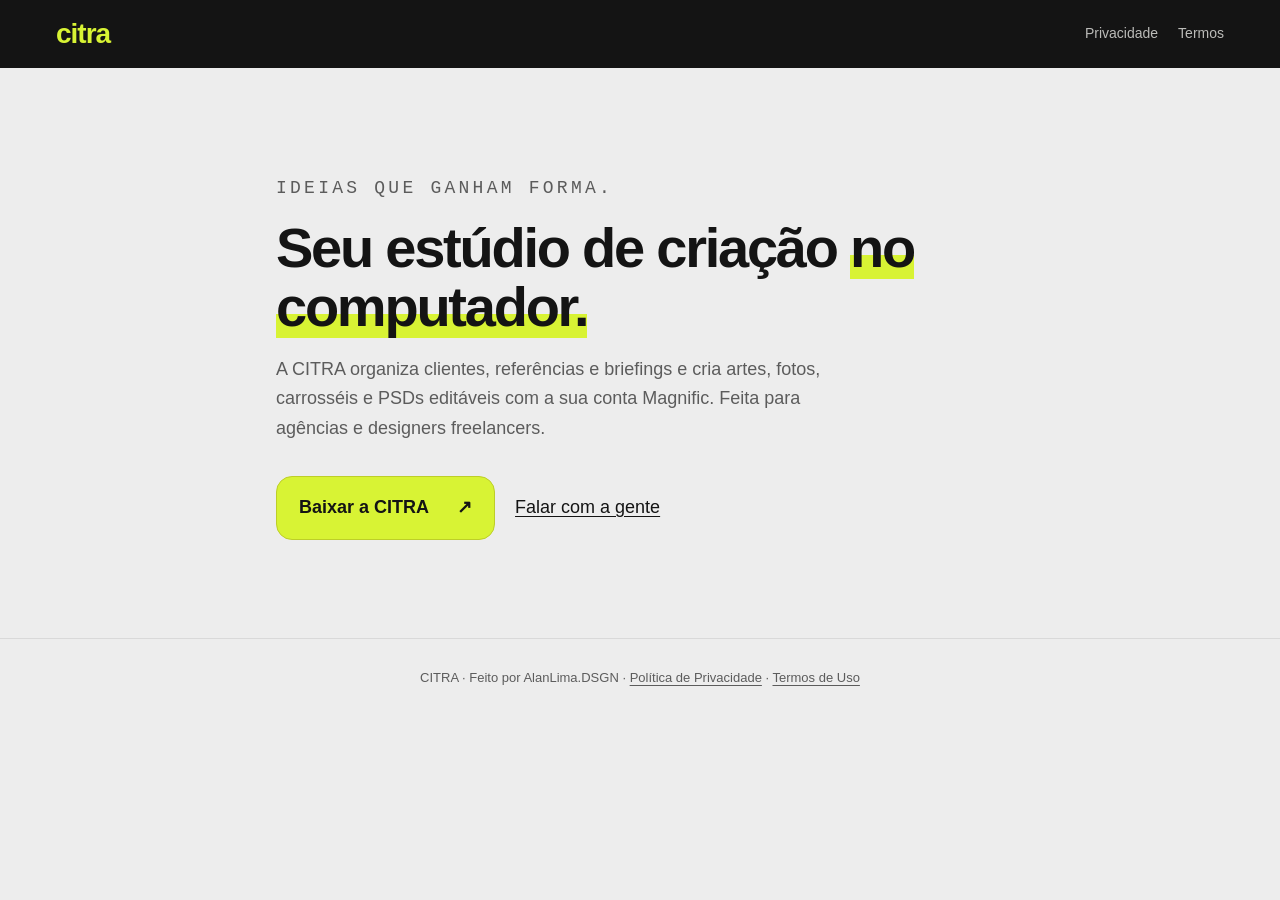
<file: docs/index.html>
<!doctype html>
<html lang="pt-BR">
<head>
<meta charset="utf-8">
<meta name="viewport" content="width=device-width,initial-scale=1">
<title>CITRA</title>
<meta name="description" content="CITRA: estúdio de criação para agências e designers, com a sua conta Magnific.">
<link rel="stylesheet" href="estilo.css">
</head>
<body class="inicio">
<header class="topo"><a class="marca" href="./">citra</a><nav><a href="privacidade.html">Privacidade</a><a href="termos.html">Termos</a></nav></header>
<main class="capa">
<p class="olho">IDEIAS QUE GANHAM FORMA.</p>
<h1>Seu estúdio de criação <em>no computador.</em></h1>
<p>A CITRA organiza clientes, referências e briefings e cria artes, fotos, carrosséis e PSDs editáveis com a sua conta Magnific. Feita para agências e designers freelancers.</p>
<p class="acoes"><a class="botao" href="https://github.com/47alanlima-hub/citra/releases/latest">Baixar a CITRA <span aria-hidden="true">↗</span></a><a class="link" href="mailto:47alanlima@gmail.com">Falar com a gente</a></p>
</main>
<footer class="rodape">CITRA · Feito por AlanLima.DSGN · <a href="privacidade.html">Política de Privacidade</a> · <a href="termos.html">Termos de Uso</a></footer>
</body>
</html>
</file>
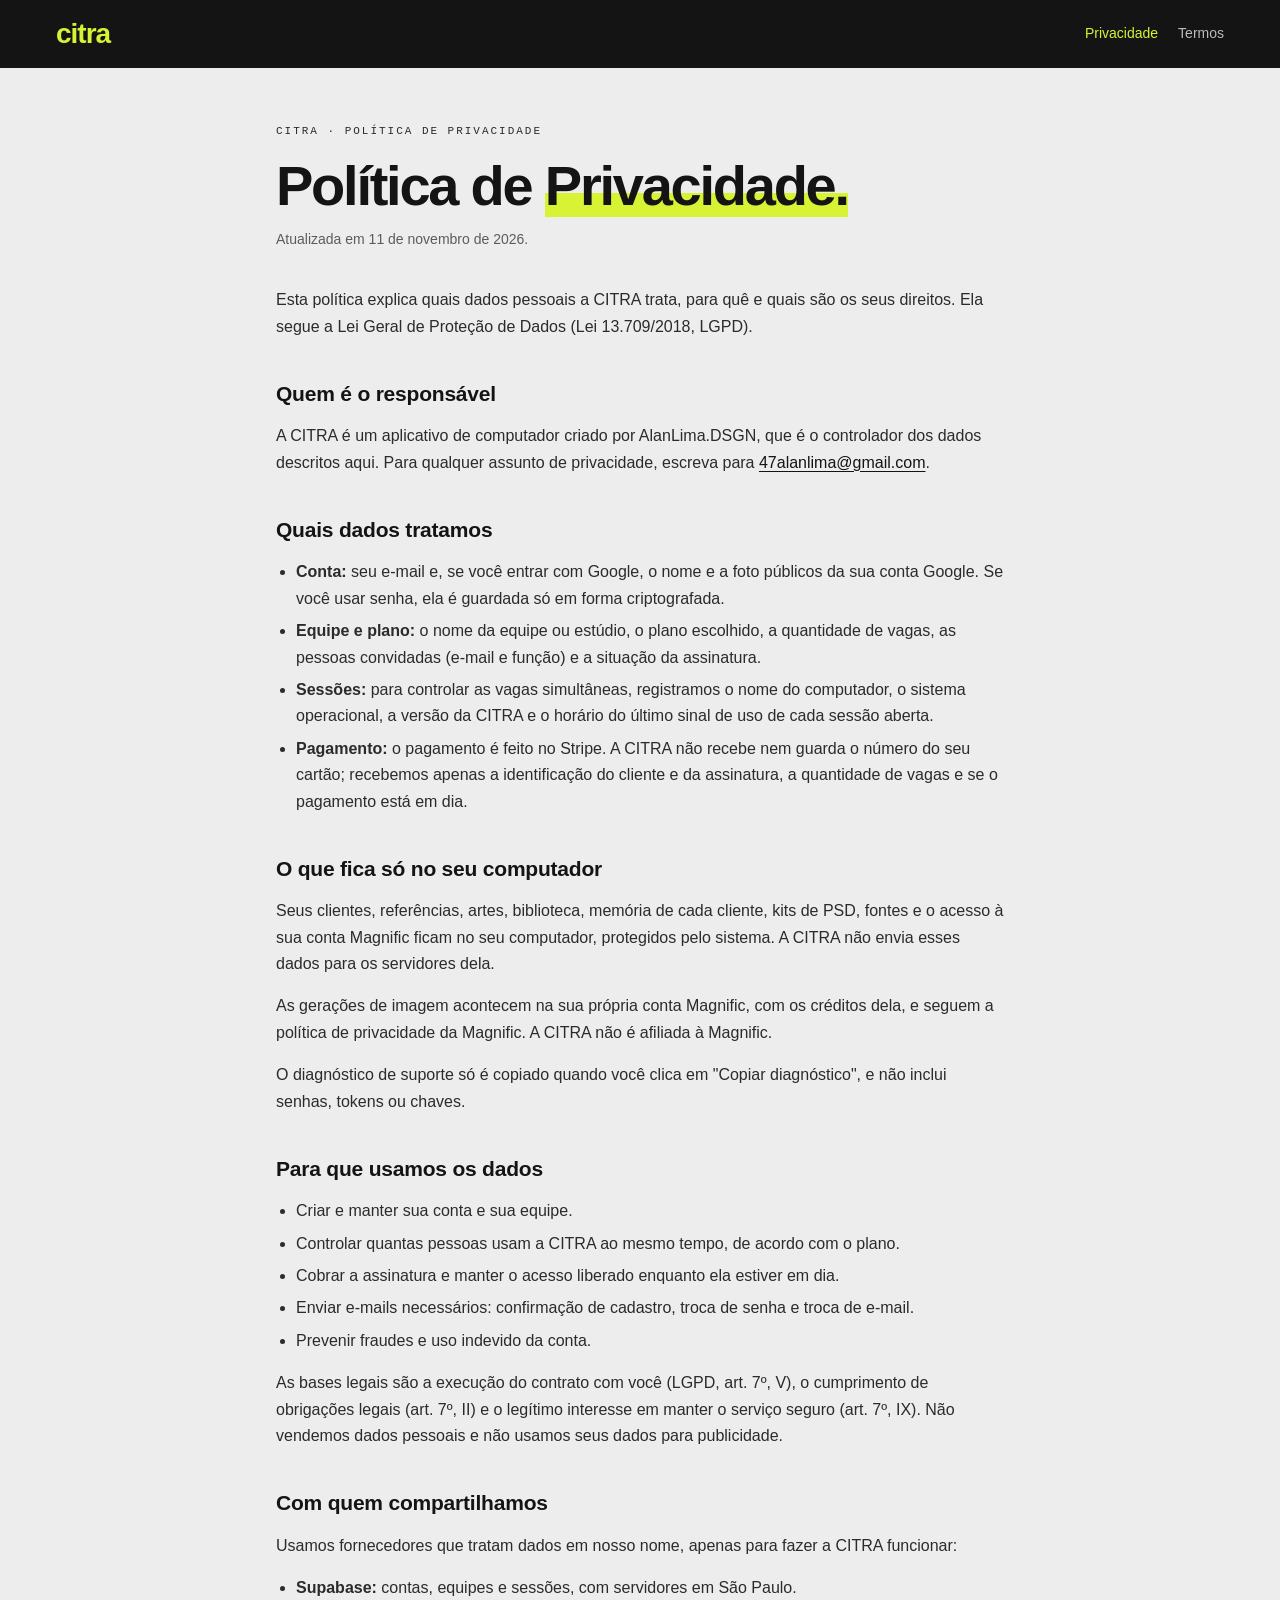
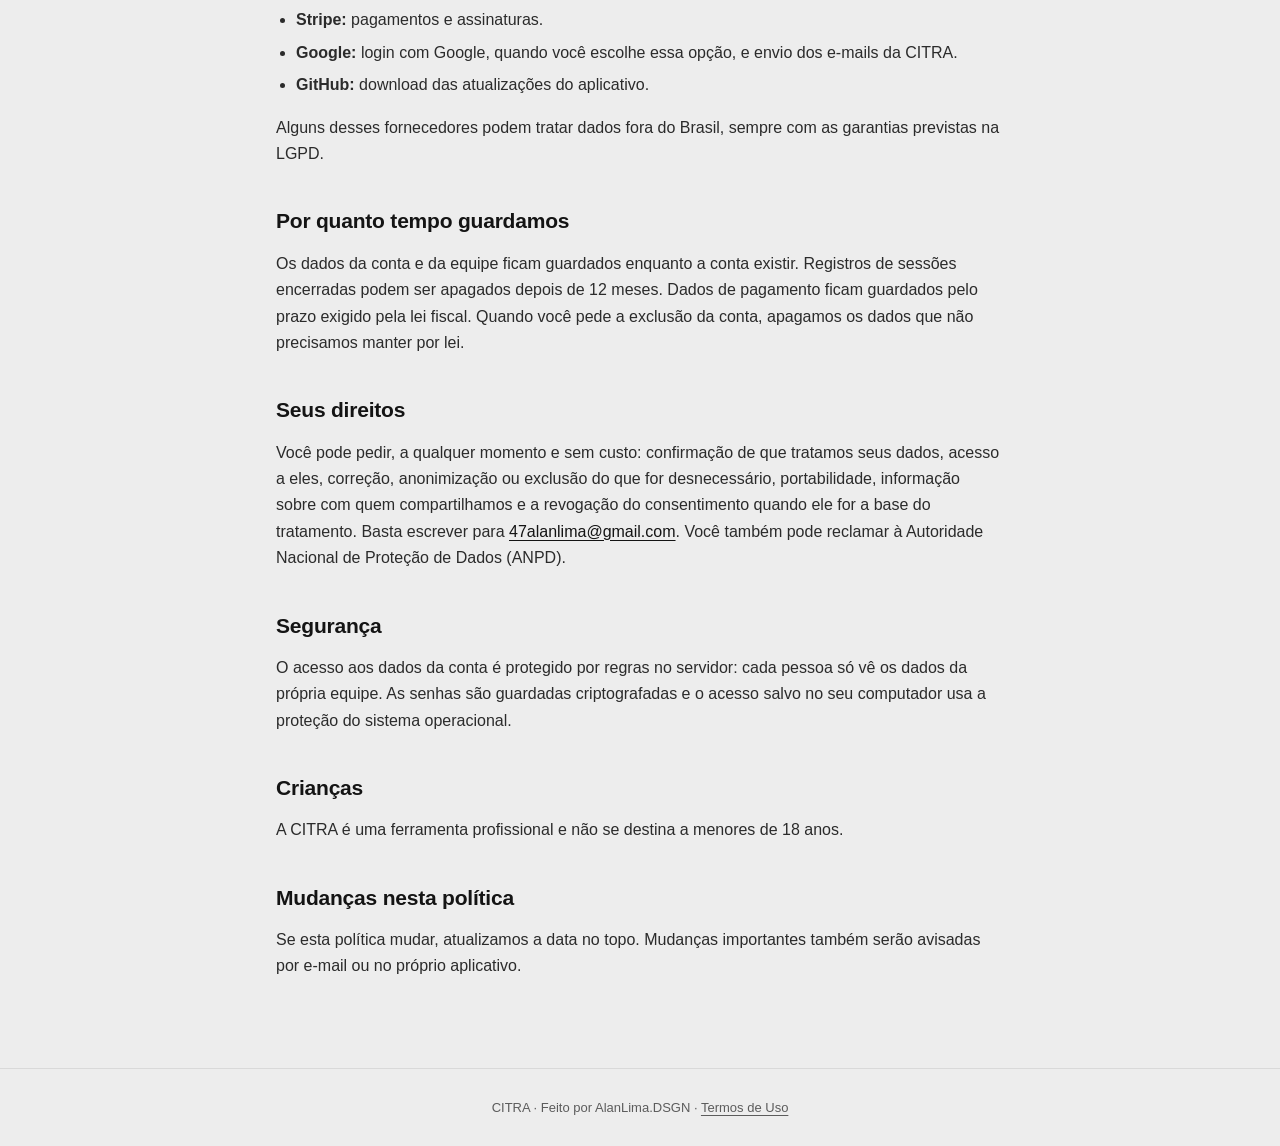
<file: docs/privacidade.html>
<!doctype html>
<html lang="pt-BR">
<head>
<meta charset="utf-8">
<meta name="viewport" content="width=device-width,initial-scale=1">
<title>Política de Privacidade · CITRA</title>
<meta name="description" content="Como a CITRA trata seus dados pessoais.">
<link rel="stylesheet" href="estilo.css">
</head>
<body>
<header class="topo"><a class="marca" href="./">citra</a><nav><a href="privacidade.html" aria-current="page">Privacidade</a><a href="termos.html">Termos</a></nav></header>
<main class="texto">
<p class="olho">CITRA · POLÍTICA DE PRIVACIDADE</p>
<h1>Política de <em>Privacidade.</em></h1>
<p class="data">Atualizada em 11 de novembro de 2026.</p>

<p>Esta política explica quais dados pessoais a CITRA trata, para quê e quais são os seus direitos. Ela segue a Lei Geral de Proteção de Dados (Lei 13.709/2018, LGPD).</p>

<h2>Quem é o responsável</h2>
<p>A CITRA é um aplicativo de computador criado por AlanLima.DSGN, que é o controlador dos dados descritos aqui. Para qualquer assunto de privacidade, escreva para <a href="mailto:47alanlima@gmail.com">47alanlima@gmail.com</a>.</p>

<h2>Quais dados tratamos</h2>
<ul>
<li><strong>Conta:</strong> seu e-mail e, se você entrar com Google, o nome e a foto públicos da sua conta Google. Se você usar senha, ela é guardada só em forma criptografada.</li>
<li><strong>Equipe e plano:</strong> o nome da equipe ou estúdio, o plano escolhido, a quantidade de vagas, as pessoas convidadas (e-mail e função) e a situação da assinatura.</li>
<li><strong>Sessões:</strong> para controlar as vagas simultâneas, registramos o nome do computador, o sistema operacional, a versão da CITRA e o horário do último sinal de uso de cada sessão aberta.</li>
<li><strong>Pagamento:</strong> o pagamento é feito no Stripe. A CITRA não recebe nem guarda o número do seu cartão; recebemos apenas a identificação do cliente e da assinatura, a quantidade de vagas e se o pagamento está em dia.</li>
</ul>

<h2>O que fica só no seu computador</h2>
<p>Seus clientes, referências, artes, biblioteca, memória de cada cliente, kits de PSD, fontes e o acesso à sua conta Magnific ficam no seu computador, protegidos pelo sistema. A CITRA não envia esses dados para os servidores dela.</p>
<p>As gerações de imagem acontecem na sua própria conta Magnific, com os créditos dela, e seguem a política de privacidade da Magnific. A CITRA não é afiliada à Magnific.</p>
<p>O diagnóstico de suporte só é copiado quando você clica em "Copiar diagnóstico", e não inclui senhas, tokens ou chaves.</p>

<h2>Para que usamos os dados</h2>
<ul>
<li>Criar e manter sua conta e sua equipe.</li>
<li>Controlar quantas pessoas usam a CITRA ao mesmo tempo, de acordo com o plano.</li>
<li>Cobrar a assinatura e manter o acesso liberado enquanto ela estiver em dia.</li>
<li>Enviar e-mails necessários: confirmação de cadastro, troca de senha e troca de e-mail.</li>
<li>Prevenir fraudes e uso indevido da conta.</li>
</ul>
<p>As bases legais são a execução do contrato com você (LGPD, art. 7º, V), o cumprimento de obrigações legais (art. 7º, II) e o legítimo interesse em manter o serviço seguro (art. 7º, IX). Não vendemos dados pessoais e não usamos seus dados para publicidade.</p>

<h2>Com quem compartilhamos</h2>
<p>Usamos fornecedores que tratam dados em nosso nome, apenas para fazer a CITRA funcionar:</p>
<ul>
<li><strong>Supabase:</strong> contas, equipes e sessões, com servidores em São Paulo.</li>
<li><strong>Stripe:</strong> pagamentos e assinaturas.</li>
<li><strong>Google:</strong> login com Google, quando você escolhe essa opção, e envio dos e-mails da CITRA.</li>
<li><strong>GitHub:</strong> download das atualizações do aplicativo.</li>
</ul>
<p>Alguns desses fornecedores podem tratar dados fora do Brasil, sempre com as garantias previstas na LGPD.</p>

<h2>Por quanto tempo guardamos</h2>
<p>Os dados da conta e da equipe ficam guardados enquanto a conta existir. Registros de sessões encerradas podem ser apagados depois de 12 meses. Dados de pagamento ficam guardados pelo prazo exigido pela lei fiscal. Quando você pede a exclusão da conta, apagamos os dados que não precisamos manter por lei.</p>

<h2>Seus direitos</h2>
<p>Você pode pedir, a qualquer momento e sem custo: confirmação de que tratamos seus dados, acesso a eles, correção, anonimização ou exclusão do que for desnecessário, portabilidade, informação sobre com quem compartilhamos e a revogação do consentimento quando ele for a base do tratamento. Basta escrever para <a href="mailto:47alanlima@gmail.com">47alanlima@gmail.com</a>. Você também pode reclamar à Autoridade Nacional de Proteção de Dados (ANPD).</p>

<h2>Segurança</h2>
<p>O acesso aos dados da conta é protegido por regras no servidor: cada pessoa só vê os dados da própria equipe. As senhas são guardadas criptografadas e o acesso salvo no seu computador usa a proteção do sistema operacional.</p>

<h2>Crianças</h2>
<p>A CITRA é uma ferramenta profissional e não se destina a menores de 18 anos.</p>

<h2>Mudanças nesta política</h2>
<p>Se esta política mudar, atualizamos a data no topo. Mudanças importantes também serão avisadas por e-mail ou no próprio aplicativo.</p>
</main>
<footer class="rodape">CITRA · Feito por AlanLima.DSGN · <a href="termos.html">Termos de Uso</a></footer>
</body>
</html>
</file>
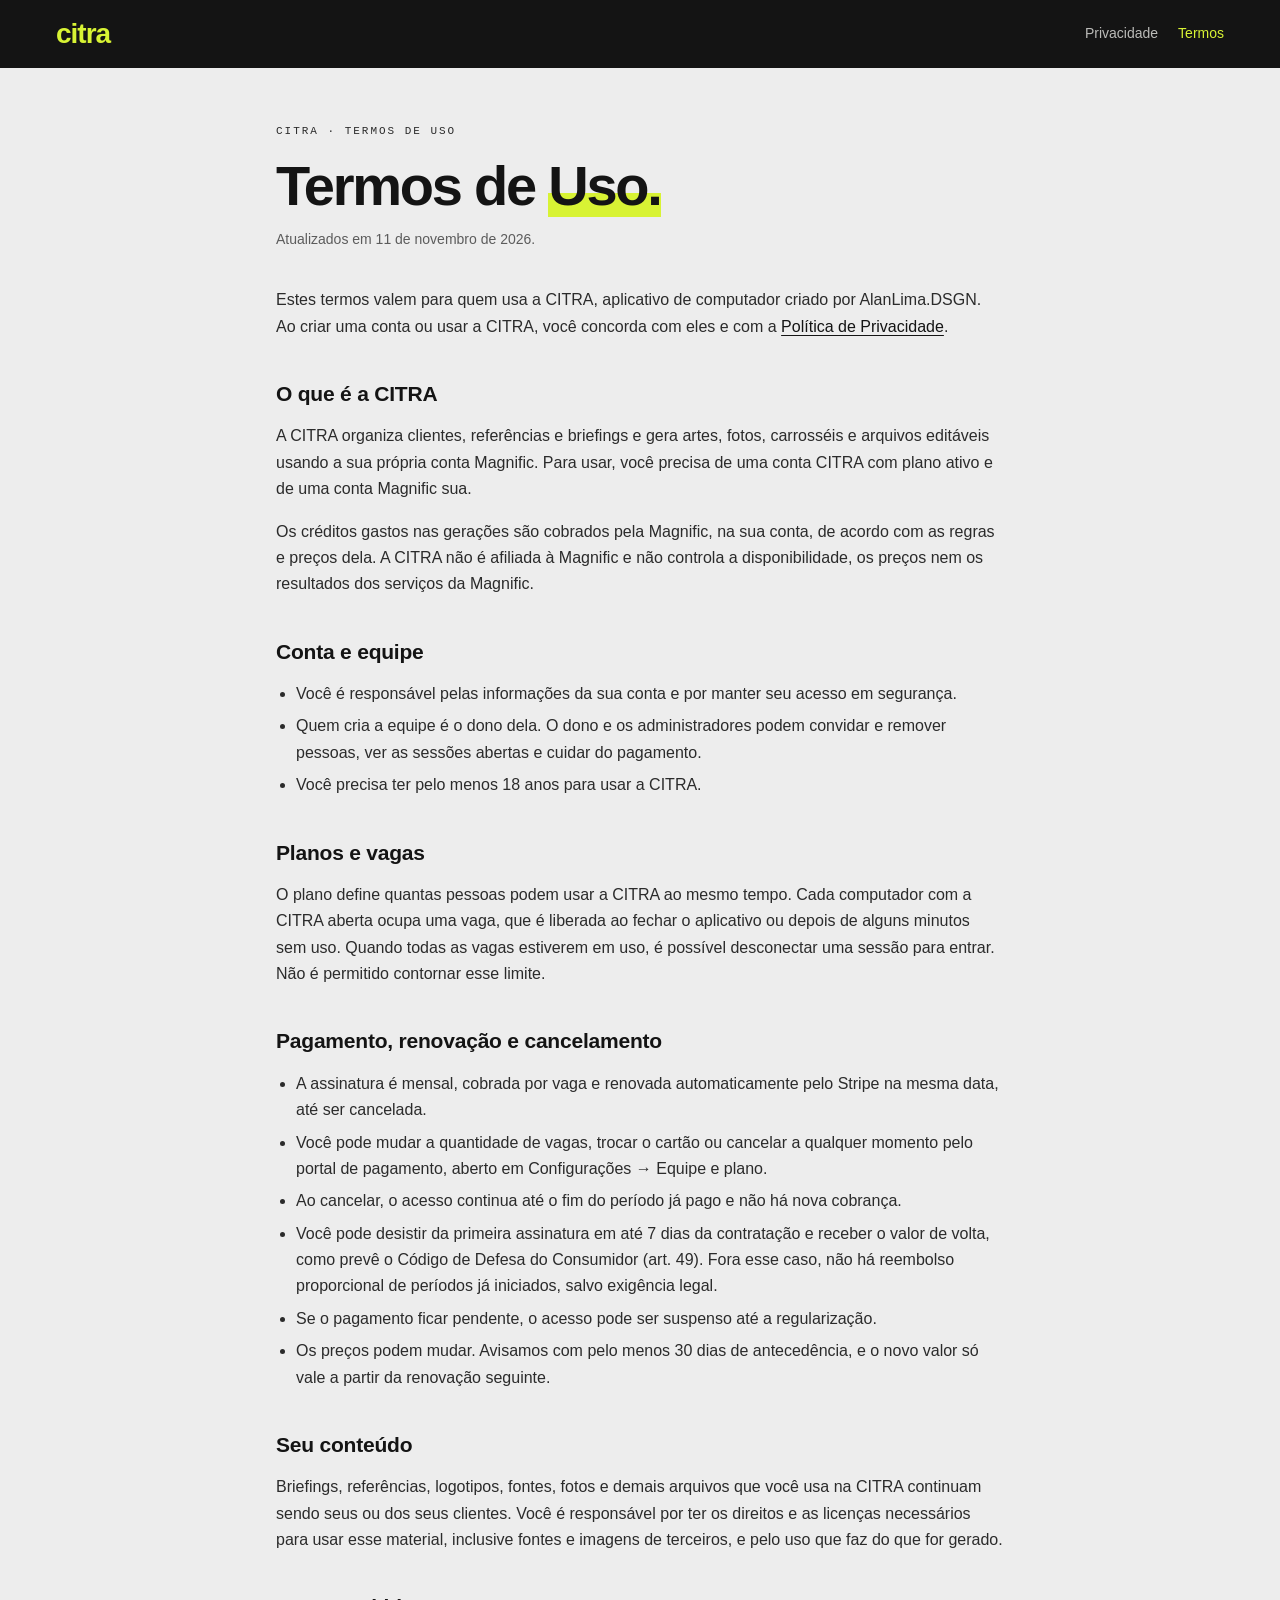
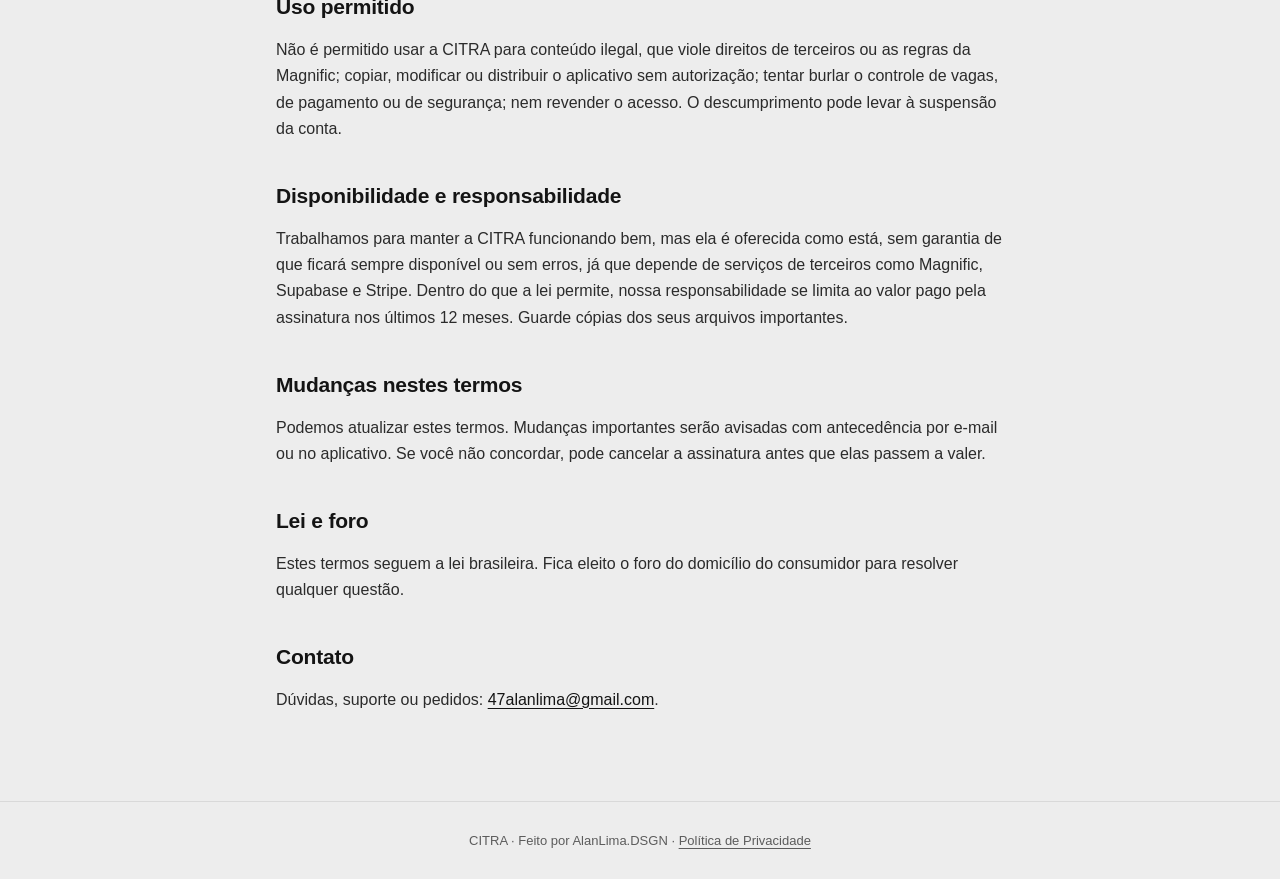
<file: docs/termos.html>
<!doctype html>
<html lang="pt-BR">
<head>
<meta charset="utf-8">
<meta name="viewport" content="width=device-width,initial-scale=1">
<title>Termos de Uso · CITRA</title>
<meta name="description" content="Termos de uso e assinatura da CITRA.">
<link rel="stylesheet" href="estilo.css">
</head>
<body>
<header class="topo"><a class="marca" href="./">citra</a><nav><a href="privacidade.html">Privacidade</a><a href="termos.html" aria-current="page">Termos</a></nav></header>
<main class="texto">
<p class="olho">CITRA · TERMOS DE USO</p>
<h1>Termos de <em>Uso.</em></h1>
<p class="data">Atualizados em 11 de novembro de 2026.</p>

<p>Estes termos valem para quem usa a CITRA, aplicativo de computador criado por AlanLima.DSGN. Ao criar uma conta ou usar a CITRA, você concorda com eles e com a <a href="privacidade.html">Política de Privacidade</a>.</p>

<h2>O que é a CITRA</h2>
<p>A CITRA organiza clientes, referências e briefings e gera artes, fotos, carrosséis e arquivos editáveis usando a sua própria conta Magnific. Para usar, você precisa de uma conta CITRA com plano ativo e de uma conta Magnific sua.</p>
<p>Os créditos gastos nas gerações são cobrados pela Magnific, na sua conta, de acordo com as regras e preços dela. A CITRA não é afiliada à Magnific e não controla a disponibilidade, os preços nem os resultados dos serviços da Magnific.</p>

<h2>Conta e equipe</h2>
<ul>
<li>Você é responsável pelas informações da sua conta e por manter seu acesso em segurança.</li>
<li>Quem cria a equipe é o dono dela. O dono e os administradores podem convidar e remover pessoas, ver as sessões abertas e cuidar do pagamento.</li>
<li>Você precisa ter pelo menos 18 anos para usar a CITRA.</li>
</ul>

<h2>Planos e vagas</h2>
<p>O plano define quantas pessoas podem usar a CITRA ao mesmo tempo. Cada computador com a CITRA aberta ocupa uma vaga, que é liberada ao fechar o aplicativo ou depois de alguns minutos sem uso. Quando todas as vagas estiverem em uso, é possível desconectar uma sessão para entrar. Não é permitido contornar esse limite.</p>

<h2>Pagamento, renovação e cancelamento</h2>
<ul>
<li>A assinatura é mensal, cobrada por vaga e renovada automaticamente pelo Stripe na mesma data, até ser cancelada.</li>
<li>Você pode mudar a quantidade de vagas, trocar o cartão ou cancelar a qualquer momento pelo portal de pagamento, aberto em Configurações → Equipe e plano.</li>
<li>Ao cancelar, o acesso continua até o fim do período já pago e não há nova cobrança.</li>
<li>Você pode desistir da primeira assinatura em até 7 dias da contratação e receber o valor de volta, como prevê o Código de Defesa do Consumidor (art. 49). Fora esse caso, não há reembolso proporcional de períodos já iniciados, salvo exigência legal.</li>
<li>Se o pagamento ficar pendente, o acesso pode ser suspenso até a regularização.</li>
<li>Os preços podem mudar. Avisamos com pelo menos 30 dias de antecedência, e o novo valor só vale a partir da renovação seguinte.</li>
</ul>

<h2>Seu conteúdo</h2>
<p>Briefings, referências, logotipos, fontes, fotos e demais arquivos que você usa na CITRA continuam sendo seus ou dos seus clientes. Você é responsável por ter os direitos e as licenças necessários para usar esse material, inclusive fontes e imagens de terceiros, e pelo uso que faz do que for gerado.</p>

<h2>Uso permitido</h2>
<p>Não é permitido usar a CITRA para conteúdo ilegal, que viole direitos de terceiros ou as regras da Magnific; copiar, modificar ou distribuir o aplicativo sem autorização; tentar burlar o controle de vagas, de pagamento ou de segurança; nem revender o acesso. O descumprimento pode levar à suspensão da conta.</p>

<h2>Disponibilidade e responsabilidade</h2>
<p>Trabalhamos para manter a CITRA funcionando bem, mas ela é oferecida como está, sem garantia de que ficará sempre disponível ou sem erros, já que depende de serviços de terceiros como Magnific, Supabase e Stripe. Dentro do que a lei permite, nossa responsabilidade se limita ao valor pago pela assinatura nos últimos 12 meses. Guarde cópias dos seus arquivos importantes.</p>

<h2>Mudanças nestes termos</h2>
<p>Podemos atualizar estes termos. Mudanças importantes serão avisadas com antecedência por e-mail ou no aplicativo. Se você não concordar, pode cancelar a assinatura antes que elas passem a valer.</p>

<h2>Lei e foro</h2>
<p>Estes termos seguem a lei brasileira. Fica eleito o foro do domicílio do consumidor para resolver qualquer questão.</p>

<h2>Contato</h2>
<p>Dúvidas, suporte ou pedidos: <a href="mailto:47alanlima@gmail.com">47alanlima@gmail.com</a>.</p>
</main>
<footer class="rodape">CITRA · Feito por AlanLima.DSGN · <a href="privacidade.html">Política de Privacidade</a></footer>
</body>
</html>
</file>
<file: docs/estilo.css>
:root{--ink:#141414;--lime:#d8f334;--canvas:#ededed;--muted:#5c5c5c;--line:#d9d9d9}
*{box-sizing:border-box}
html{-webkit-text-size-adjust:100%}
body{margin:0;background:var(--canvas);color:var(--ink);font:400 16px/1.65 "Helvetica Neue",Arial,sans-serif}
a{color:var(--ink);text-underline-offset:3px}
.topo{display:flex;align-items:center;justify-content:space-between;gap:16px;padding:20px clamp(16px,5vw,56px);background:var(--ink)}
.marca{font:700 28px/1 "Helvetica Neue",Arial,sans-serif;letter-spacing:-1px;color:var(--lime);text-decoration:none}
.topo nav{display:flex;gap:20px}
.topo nav a{color:#f4f4f0;font-size:14px;text-decoration:none;opacity:.75}
.topo nav a:hover,.topo nav a[aria-current="page"]{opacity:1;color:var(--lime)}
.olho{margin:0 0 18px;font:400 11px/1.4 "Courier New",monospace;letter-spacing:.18em;color:#737373}
h1{margin:0 0 12px;font:700 clamp(34px,6vw,56px)/1.05 "Helvetica Neue",Arial,sans-serif;letter-spacing:-.04em}
h1 em{font-style:normal;background:linear-gradient(transparent 62%,var(--lime) 62%)}
.texto{max-width:760px;margin:0 auto;padding:56px 16px 72px}
.texto .data{margin:0 0 36px;color:var(--muted);font-size:14px}
.texto h2{margin:40px 0 10px;font:700 21px/1.3 "Helvetica Neue",Arial,sans-serif;letter-spacing:-.01em}
.texto p,.texto li{color:#2b2b2b}
.texto ul{padding-left:20px}
.texto li{margin:6px 0}
.capa{max-width:760px;margin:0 auto;padding:clamp(56px,12vh,120px) 16px 80px}
.capa>p{max-width:560px;color:var(--muted);font-size:18px}
.acoes{display:flex;flex-wrap:wrap;align-items:center;gap:20px;margin-top:32px}
.botao{display:inline-flex;align-items:center;gap:28px;padding:16px 22px;border:1px solid #bdce28;border-radius:16px;background:var(--lime);font-weight:700;text-decoration:none;transition:transform .16s ease}
.botao:active{transform:scale(.97)}
.rodape{padding:28px 16px;border-top:1px solid var(--line);text-align:center;color:var(--muted);font-size:13px}
.rodape a{color:var(--muted)}
@media (max-width:520px){.topo nav{gap:14px}.marca{font-size:24px}}
</file>
